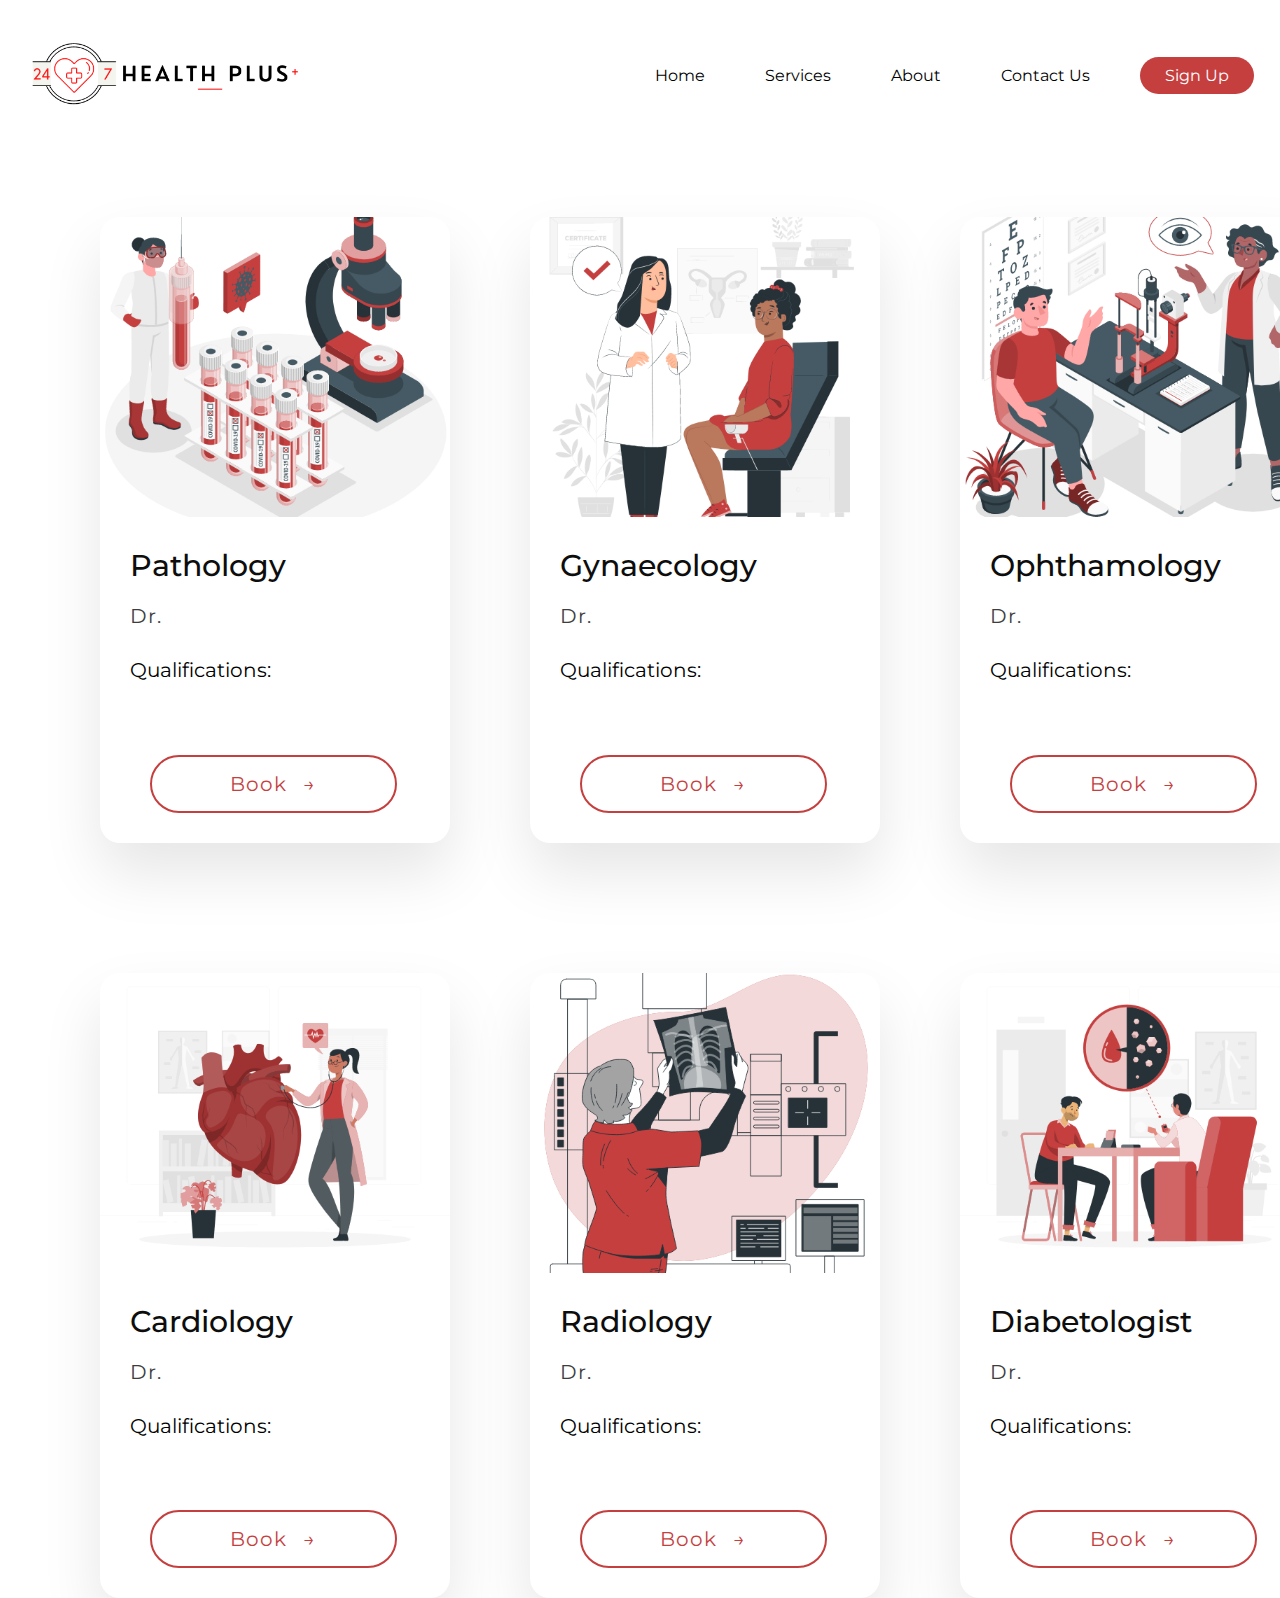
<file: book.html>
<!DOCTYPE html>
<html lang="en">
<head>
    <meta charset="UTF-8">
    <meta http-equiv="X-UA-Compatible" content="IE=edge">
    <meta name="viewport" content="width=device-width, initial-scale=1.0">
    <title>Document</title>
    <link rel="stylesheet" href="book.css">
    <link rel="stylesheet" href="https://unpkg.com/aos@next/dist/aos.css" />
    <link rel="stylesheet" href="index.html">
</head>
<body>
    <header>
        <img class="logo" src="HEALTHPLUS⁺.png" height="75">
        <nav>
            <ul>
                <li><a href="index.html">Home</a></li>
                <li><a href="#">Services</a>
                    <ul>
                        <li><a href="#">Covid Test</a></li>
                        <li><a href="#">Appointment</a></li>
                    </ul>
                </li>
                <li><a href="#">About</a></li>
                <li><a href="#">Contact Us</a></li>
            </ul>
        </nav>
        <a class="cta" href="#"><button>Sign Up</button></a>
    </header>
<!-- Card -->


  <div class="grid">
    <div class="grid-item">
      <div class="card">
        <img class="card-img" src="Pathology.gif" />
        <div class="card-content">
          <h1 class="card-header">Pathology</h1>
          <p class="card-text">
             Dr.
            <p style="font-size: 20px" >
              Qualifications:
            </p>
          </p>
          <button class="card-btn">Book <span>&rarr;</span></button>
        </div>
      </div>
    </div>

    <div class="grid-item">
      <div class="card">
        <img class="card-img" src="Gynecology consultation.gif" />
        <div class="card-content">
          <h1 class="card-header">Gynaecology</h1>
          <p class="card-text">
             Dr.
            <p style="font-size: 20px" >
              Qualifications:
            </p>
          </p>
          <button class="card-btn">Book <span>&rarr;</span></button>
        </div>
      </div>
    </div>
    <div class="grid-item">
      <div class="card">
        <img class="card-img" src="Ophthalmologist.gif"/>
        <div class="card-content">
          <h1 class="card-header">Ophthamology</h1>
          <p class="card-text">
             Dr.
            <p style="font-size: 20px" >
              Qualifications:
            </p>
          </p>
          <button class="card-btn">Book <span>&rarr;</span></button>
        </div>
      </div>
    </div>
    <div class="grid-item">
      <div class="card">
        <img class="card-img" src="Cardiologist.gif" />
        <div class="card-content">
          <h1 class="card-header">Cardiology</h1>
          <p class="card-text">
             Dr.
            <p style="font-size: 20px" >
              Qualifications:
            </p>
          </p>
          <button class="card-btn">Book <span>&rarr;</span></button>
        </div>
      </div>
    </div>
    <div class="grid-item">
      <div class="card">
        <img class="card-img" src="Radiography.gif">
        <div class="card-content">
          <h1 class="card-header">Radiology</h1>
            <p class="card-text">
               Dr.
              <p style="font-size: 20px" >
                Qualifications:
              </p>
            </p>
          <button class="card-btn">Book <span>&rarr;</span></button>
        </div>
      </div>
    </div>
    <div class="grid-item">
      <div class="card">
        <img class="card-img" src="Diabetologist.gif">
        <div class="card-content">
          <h1 class="card-header">Diabetologist</h1>
          <p class="card-text">
             Dr.
            <p style="font-size: 20px" >
              Qualifications:
            </p>
          </p>
          <button class="card-btn">Book <span>&rarr;</span></button>
        </div>
      </div>
    </div>
  </div>







  <script src="https://unpkg.com/aos@next/dist/aos.js"></script>
  <script>
    AOS.init({
      offset: 300,
      duration: 1000,
    });
  </script>
</body>
</html>
</file>
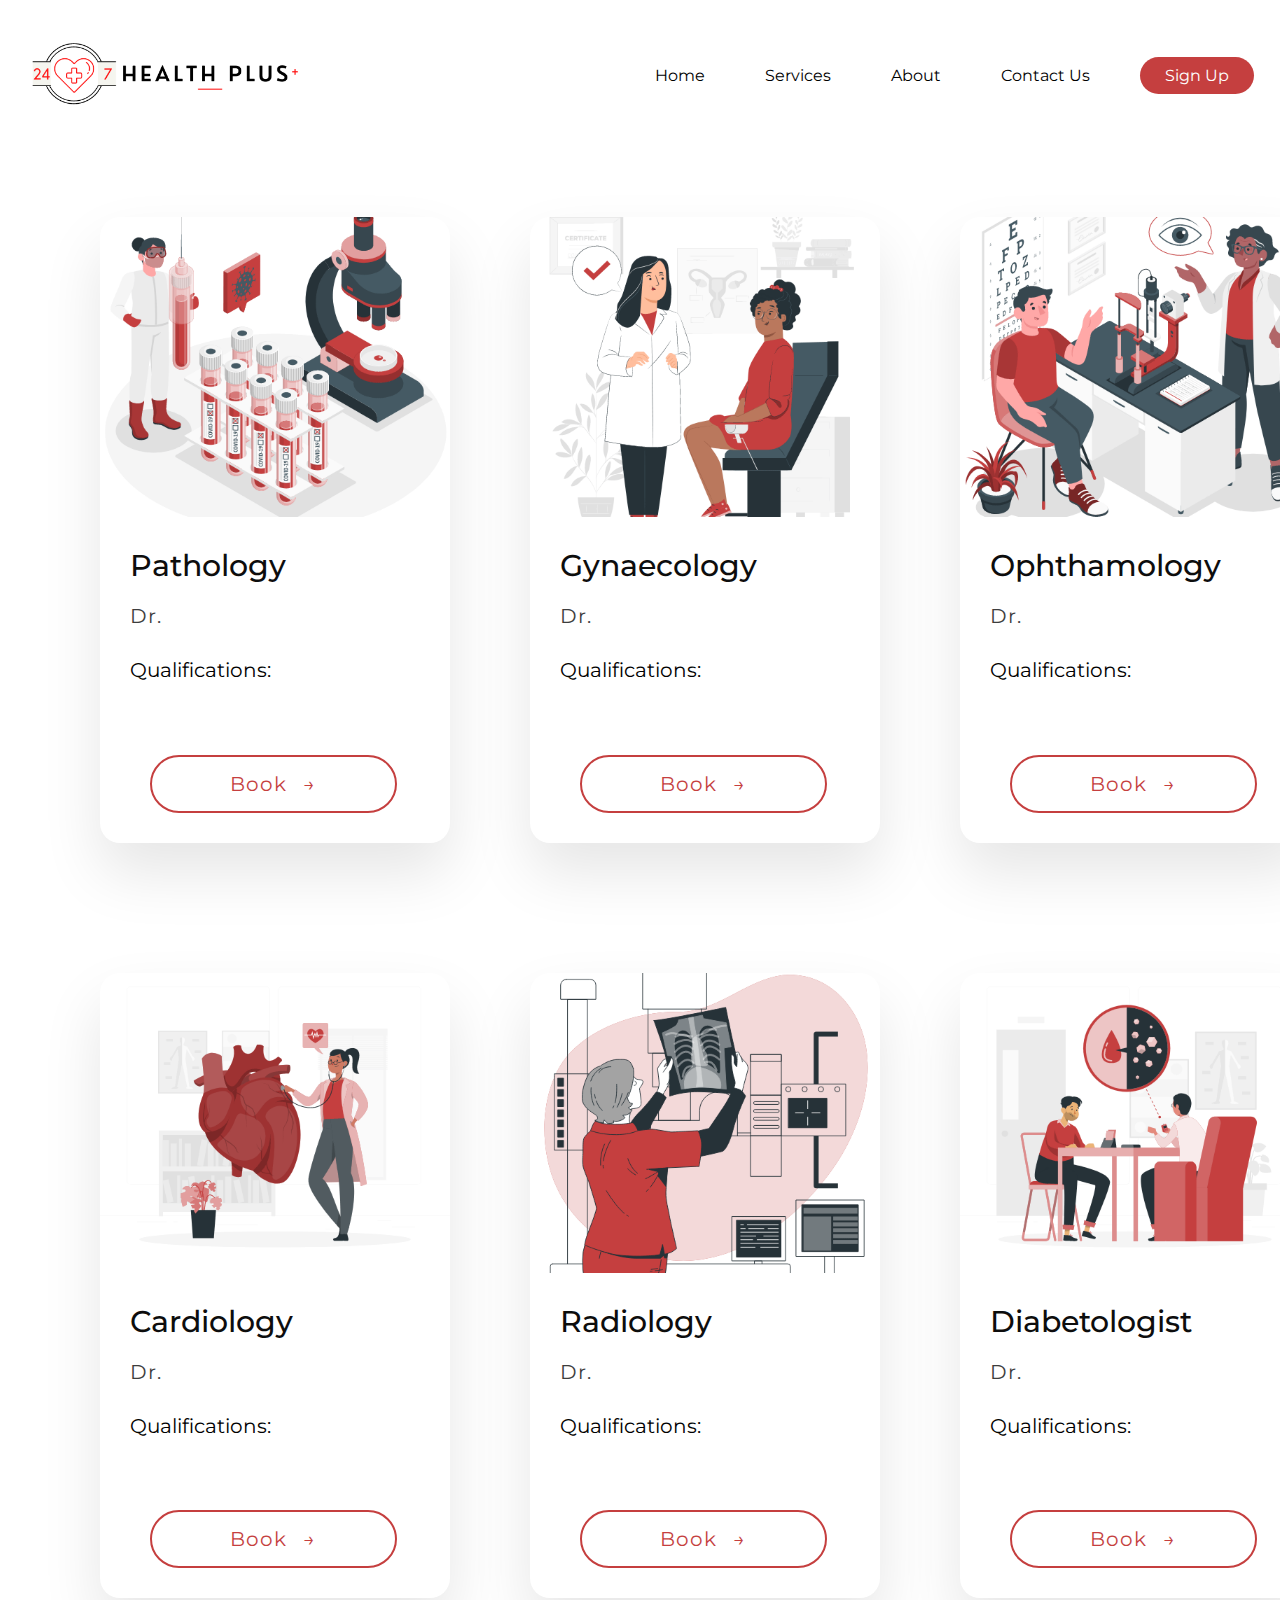
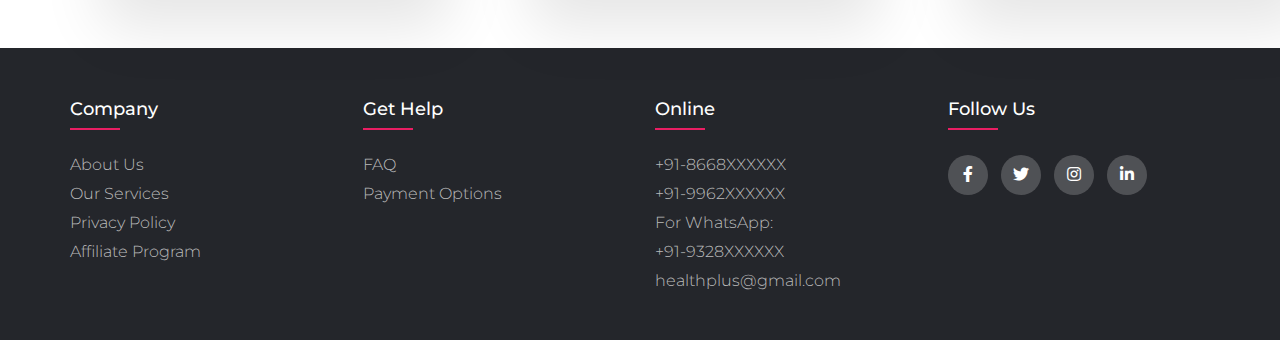
<file: BackupProject/book.html>
<!DOCTYPE html>
<html lang="en">
<head>
    <meta charset="UTF-8">
    <meta http-equiv="X-UA-Compatible" content="IE=edge">
    <meta name="viewport" content="width=device-width, initial-scale=1.0">
    <title>Document</title>
    <link rel="stylesheet" href="book.css">
    <link rel="stylesheet" href="https://unpkg.com/aos@next/dist/aos.css" />
    <link rel="stylesheet" href="index.html">
    <link rel="stylesheet" href="https://cdnjs.cloudflare.com/ajax/libs/font-awesome/5.14.0/css/all.min.css"/>
</head>
<body>
    <header>
        <img class="logo" src="HEALTHPLUS⁺.png" height="75">
        <nav>
            <ul>
                <li><a href="index.html">Home</a></li>
                <li><a href="#">Services</a>
                    <ul>
                        <li><a href="#">Covid Test</a></li>
                        <li><a href="#">Appointment</a></li>
                    </ul>
                </li>
                <li><a href="#">About</a></li>
                <li><a href="#">Contact Us</a></li>
            </ul>
        </nav>
        <a class="cta" href="#"><button>Sign Up</button></a>
    </header>
<!-- Card -->


  <div class="grid">
    <div class="grid-item">
      <div class="card">
        <img class="card-img" src="Pathology.gif" />
        <div class="card-content">
          <h1 class="card-header">Pathology</h1>
          <p class="card-text">
             Dr.
            <p style="font-size: 20px" >
              Qualifications:
            </p>
          </p>
          <button class="card-btn">Book <span>&rarr;</span></button>
        </div>
      </div>
    </div>

    <div class="grid-item">
      <div class="card">
        <img class="card-img" src="Gynecology consultation.gif" />
        <div class="card-content">
          <h1 class="card-header">Gynaecology</h1>
          <p class="card-text">
             Dr.
            <p style="font-size: 20px" >
              Qualifications:
            </p>
          </p>
          <button class="card-btn">Book <span>&rarr;</span></button>
        </div>
      </div>
    </div>
    <div class="grid-item">
      <div class="card">
        <img class="card-img" src="Ophthalmologist.gif"/>
        <div class="card-content">
          <h1 class="card-header">Ophthamology</h1>
          <p class="card-text">
             Dr.
            <p style="font-size: 20px" >
              Qualifications:
            </p>
          </p>
          <button class="card-btn">Book <span>&rarr;</span></button>
        </div>
      </div>
    </div>
    <div class="grid-item">
      <div class="card">
        <img class="card-img" src="Cardiologist.gif" />
        <div class="card-content">
          <h1 class="card-header">Cardiology</h1>
          <p class="card-text">
             Dr.
            <p style="font-size: 20px" >
              Qualifications:
            </p>
          </p>
          <button class="card-btn">Book <span>&rarr;</span></button>
        </div>
      </div>
    </div>
    <div class="grid-item">
      <div class="card">
        <img class="card-img" src="Radiography.gif">
        <div class="card-content">
          <h1 class="card-header">Radiology</h1>
            <p class="card-text">
               Dr.
              <p style="font-size: 20px" >
                Qualifications:
              </p>
            </p>
          <button class="card-btn">Book <span>&rarr;</span></button>
        </div>
      </div>
    </div>
    <div class="grid-item">
      <div class="card">
        <img class="card-img" src="Diabetologist.gif">
        <div class="card-content">
          <h1 class="card-header">Diabetologist</h1>
          <p class="card-text">
             Dr.
            <p style="font-size: 20px" >
              Qualifications:
            </p>
          </p>
          <button class="card-btn">Book <span>&rarr;</span></button>
        </div>
      </div>
    </div>
  </div>


  <!-- Footer Section  -->

  <footer class="footer">
  <div class="container">
  <div class="row">
    <div class="footer-col">
      <h4>Company</h4>
      <ul>
        <li><a href="#">About Us</a></li>
        <li><a href="#">Our Services</a></li>
        <li><a href="#">Privacy Policy</a></li>
        <li><a href="#">Affiliate Program</a></li>
      </ul>
    </div>
    <div class="footer-col">
      <h4>Get Help</h4>
      <ul>
        <li><a href="#">FAQ</a></li>
        <li><a href="#">Payment Options</a></li>
      </ul>
    </div>
    <div class="footer-col">
      <h4>Online</h4>
      <ul>
        <li><a href="#">+91-8668XXXXXX</a></li>
        <li><a href="#">+91-9962XXXXXX</a></li>
        <li><a href="#">For WhatsApp:</a></li>
        <li><a href="#">+91-9328XXXXXX</a></li>
        <li><a href="#">healthplus@gmail.com</a></li>
      </ul>
    </div>
    <div class="footer-col">
      <h4>Follow Us</h4>
      <div class="social-links">
        <a href="#"><i class="fab fa-facebook-f"></i></a>
        <a href="#"><i class="fab fa-twitter"></i></a>
        <a href="#"><i class="fab fa-instagram"></i></a>
        <a href="#"><i class="fab fa-linkedin-in"></i></a>
      </div>
    </div>
  </div>
  </div>
  </footer>





  <script src="https://unpkg.com/aos@next/dist/aos.js"></script>
  <script>
    AOS.init({
      offset: 300,
      duration: 1000,
    });
  </script>
</body>
</html>
</file>
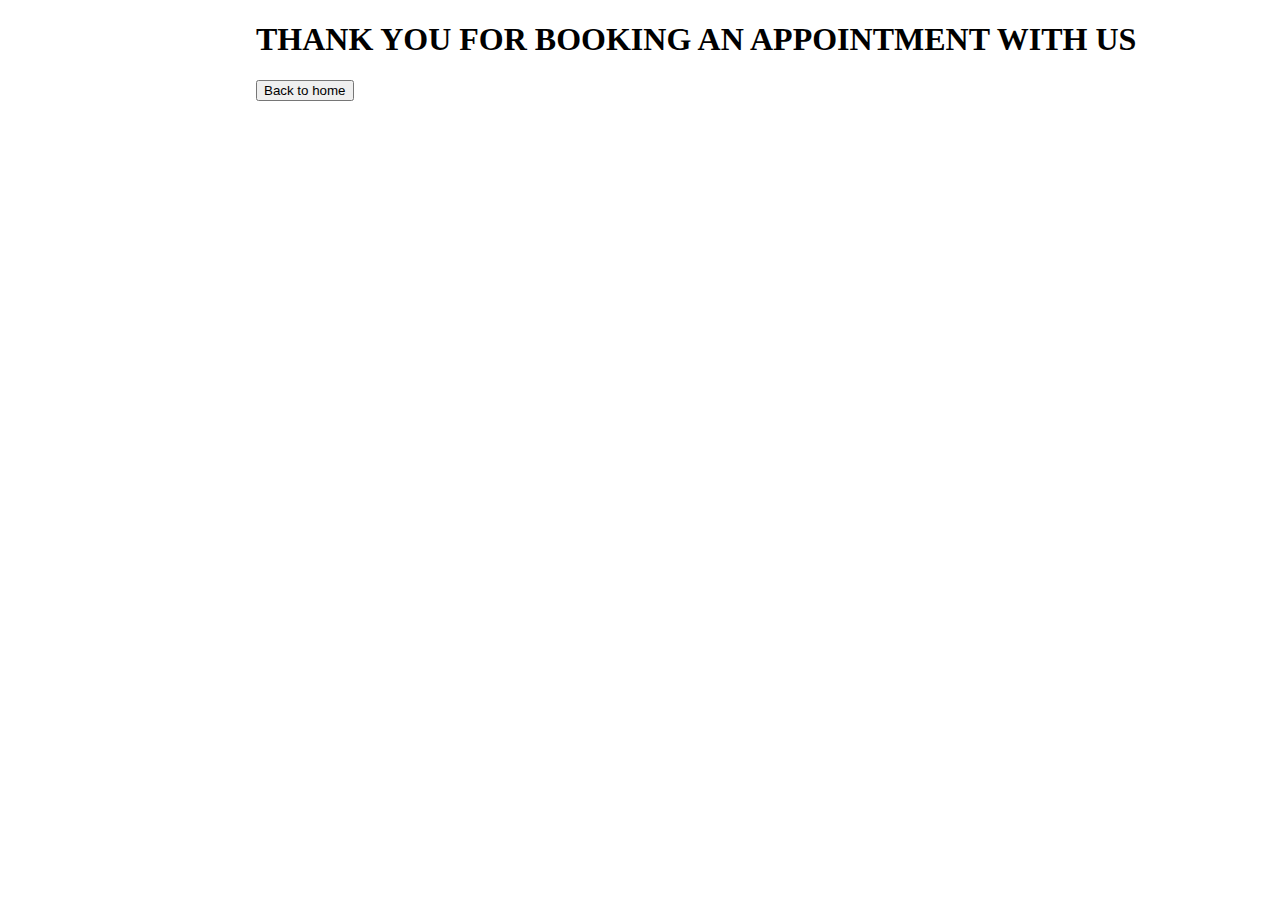
<file: BackupProject/flask/templates/user.html>
<!DOCTYPE html>
<html lang="en">
<head>
    <meta charset="UTF-8">
    <meta http-equiv="X-UA-Compatible" content="IE=edge">
    <meta name="viewport" content="width=device-width, initial-scale=1.0">
    <link rel="stylesheet" href="https://cdnjs.cloudflare.com/ajax/libs/font-awesome/5.14.0/css/all.min.css"/>
    <link rel="stylesheet" href="https://unpkg.com/aos@next/dist/aos.css" />


    <title>Document</title>
</head>
<body style="margin-left: 20%;">
  <h1>
    THANK YOU FOR BOOKING AN APPOINTMENT WITH US
  </h1>
  <form action="/index" method="POST">
    <button name="forwardBtn" type="submit">Back to home</button>
  </form>
</body>
</html>
</file>
<file: book.css>
@import url('https://fonts.googleapis.com/css2?family=Montserrat:wght@500&display=swap');

*{
    box-sizing: border-box;
    margin: 0;
    padding: 0;
}

html {
    box-sizing: border-box;
    font-size: 62.5%;
}

li, a , button{
    font-family: 'Montserrat', sans-serif;
    font-size: 16px;
    color: black;
    text-decoration: none;
}

header{
    display: flex;
    justify-content: flex-end;
    align-items: center;
    padding: 2px 2%;
}

.logo{
    cursor:pointer;
    margin-top: 2.5%;
    margin-right: auto;
}

nav{
  background-color: white;
  margin-top: 2.8%;

}

nav ul{
  float: left;
}

nav ul li{
  float: left;
  list-style: none;
  position: relative;
}

nav ul li a{
  display: block;
  padding: 30px;
}

nav ul li a:hover {
  color: red;
}

nav ul li ul {
  display: none;
  position: absolute;
  background-color: white;
  padding: 10px;
}

nav ul li:hover ul {
  display: block;

}

nav ul li ul li {
  width: 180px;
}

nav ul li ul li a {
  padding: 8px 14px;
}

nav ul li ul li a:hover {
  background-color: white;
}


button{
    margin-top: 25%;
    margin-left: 20px;
    padding: 9px 25px;
    background-color: #C53F3F;
    color: white;
    border: none;
    border-radius: 50px;
    cursor:pointer;
    transition: all 0.5s ease 0s;
}

button:hover{
    background-color: white;
    color: #C53F3F;
    box-shadow:0.05rem .025rem 0 rgba(12, 12, 12, 0.5);
}


.grid {
    display: grid;
    width: 20em;
    grid-gap: 13rem;
    grid-template-columns: repeat(3, minmax(30rem, 1fr));
    align-items: start;
    padding-top:100px;
    padding-left: 100px;
}

.grid-item {
    width: 35em;
    background-color: #fff;
    border-radius: 2rem;
    overflow: hidden;
    box-shadow: 0 3rem 6rem rgba(0, 0, 0, 0.1);
    cursor: pointer;
    transition: 0.2s;
}

.grid-item:hover {
    transform: translateY(-0.5%);
    box-shadow: 0 4rem 8rem rgba(0, 0, 0, 0.5);
}

.card-img {
    display: block;
    width: 100%;
    height: 30rem;
    object-fit: cover;
}

.card-content {
    padding: 3rem;
    font-family: 'Montserrat', sans-serif;
}

.card-header {
    font-size: 3rem;
    font-weight: 500;
    color: #0d0d0d;
    margin-bottom: 1.5rem;
}

.card-text {
    font-family: 'Montserrat', sans-serif;
    font-size: 2rem;
    letter-spacing: 0.1rem;
    line-height: 1.7;
    color: #3d3d3d;
    margin-bottom: 2.5rem;
}

.card-btn {
    display: block;
    width: 85%;
    padding: 1.5rem;
    font-size: 2rem;
    text-align: center;
    color: #C53F3F;
    background-color: white;
    border: 2.5px solid #C53F3F;
    border-color: #C53F3F
    transition: 0.2s;
    border-radius: 4rem
    cursor: pointer;
    letter-spacing: 0.1rem;
}

.card-btn span {
    margin-left: 1rem;
    transition: 0.2s;
}

.card-btn:hover,
.card-btn:active {
    background-color: #C53F3F;
    color: white;
    transform: translateY(-0.5%);
    box-shadow: 0 4rem 4rem rgba(0, 0, 0, 0.5);
}

.card-btn:hover span,
.card-btn:active span {
    margin-left: 1.5rem;
}


  @media only screen and (max-width: 60em) {
    body {
      padding: 3rem;
    }

    .grid {
      grid-gap: 3rem;
    }
  }
</file>
<file: BackupProject/book.css>
@import url('https://fonts.googleapis.com/css2?family=Montserrat:wght@500&display=swap');

*{
    box-sizing: border-box;
    margin: 0;
    padding: 0;
}

html {
    box-sizing: border-box;
    font-size: 62.5%;
}

li, a , button{
    font-family: 'Montserrat', sans-serif;
    font-size: 16px;
    color: black;
    text-decoration: none;
}

header{
    display: flex;
    justify-content: flex-end;
    align-items: center;
    padding: 2px 2%;
}

.logo{
    cursor:pointer;
    margin-top: 2.5%;
    margin-right: auto;
}



nav{
  background-color: white;
  margin-top: 2.8%;

}

nav ul{
  float: left;
}

nav ul li{
  float: left;
  list-style: none;
  position: relative;
}

nav ul li a{
  display: block;
  padding: 30px;
}

nav ul li a:hover {
  color: red;
}

nav ul li ul {
  display: none;
  position: absolute;
  background-color: white;
  padding: 10px;
}

nav ul li:hover ul {
  display: block;

}

nav ul li ul li {
  width: 180px;
}

nav ul li ul li a {
  padding: 8px 14px;
}

nav ul li ul li a:hover {
  background-color: white;
}


button{
    margin-top: 25%;
    margin-left: 20px;
    padding: 9px 25px;
    background-color: #C53F3F;
    color: white;
    border: none;
    border-radius: 50px;
    cursor:pointer;
    transition: all 0.5s ease 0s;
}

button:hover{
    background-color: white;
    color: #C53F3F;
    box-shadow:0.05rem .025rem 0 rgba(12, 12, 12, 0.5);
}


.grid {
    display: grid;
    width: 20em;
    grid-gap: 13rem;
    grid-template-columns: repeat(3, minmax(30rem, 1fr));
    align-items: start;
    padding-top:100px;
    padding-left: 100px;
}

.grid-item {
    width: 35em;
    background-color: #fff;
    border-radius: 2rem;
    overflow: hidden;
    box-shadow: 0 3rem 6rem rgba(0, 0, 0, 0.1);
    cursor: pointer;
    transition: 0.2s;
}

.grid-item:hover {
    transform: translateY(-0.5%);
    box-shadow: 0 4rem 8rem rgba(0, 0, 0, 0.5);
}

.card-img {
    display: block;
    width: 100%;
    height: 30rem;
    object-fit: cover;
}

.card-content {
    padding: 3rem;
    font-family: 'Montserrat', sans-serif;
}

.card-header {
    font-size: 3rem;
    font-weight: 500;
    color: #0d0d0d;
    margin-bottom: 1.5rem;
}

.card-text {
    font-family: 'Montserrat', sans-serif;
    font-size: 2rem;
    letter-spacing: 0.1rem;
    line-height: 1.7;
    color: #3d3d3d;
    margin-bottom: 2.5rem;
}

.card-btn {
    display: block;
    width: 85%;
    padding: 1.5rem;
    font-size: 2rem;
    text-align: center;
    color: #C53F3F;
    background-color: white;
    border: 2.5px solid #C53F3F;
    border-color: #C53F3F
    transition: 0.2s;
    border-radius: 4rem
    cursor: pointer;
    letter-spacing: 0.1rem;
}

.card-btn span {
    margin-left: 1rem;
    transition: 0.2s;
}

.card-btn:hover,
.card-btn:active {
    background-color: #C53F3F;
    color: white;
    transform: translateY(-0.5%);
    box-shadow: 0 4rem 4rem rgba(0, 0, 0, 0.5);
}

.card-btn:hover span,
.card-btn:active span {
    margin-left: 1.5rem;
}



  @media only screen and (max-width: 60em) {
    body {
      padding: 3rem;
    }

    .grid {
      grid-gap: 3rem;
    }
  }

  /* Footer Section */

  .container{
  	max-width: 1170px;
  	margin:auto;
  }
  .row{
  	display: flex;
  	flex-wrap: wrap;
  }
  .footer .container .row .footer-col ul{
  	list-style: none;
  }
  .footer{
  	  background-color: #24262b;
      font-family: "Montserrat", sans-serif;
      margin-top: 50px;
      padding: 50px 0;
  }
  .footer-col{
     width: 25%;
     padding: 0 15px;
   }
   .footer-col h4{
   	font-size: 18px;
   	color: #ffffff;
   	margin-bottom: 35px;
   	font-weight: 500;
   	position: relative;
   }
   .footer-col h4::before{
   	content: '';
   	position: absolute;
   	left:0;
   	bottom: -10px;
   	background-color: #e91e63;
   	height: 2px;
   	box-sizing: border-box;
   	width: 50px;
   }
  .footer-col ul li:not(:last-child){
  	margin-bottom: 10px;
  }
  .footer-col ul li a{
  	font-size: 16px;
  	color: #ffffff;
  	text-decoration: none;
  	font-weight: 300;
  	color: #bbbbbb;
  	display: block;
  	transition: all 0.3s ease;
  }
  .footer-col ul li a:hover{
  	color: #ffffff;
  	padding-left: 8px;
  }
  .footer-col .social-links a{
  	display: inline-block;
  	height: 40px;
  	width: 40px;
  	background-color: rgba(255,255,255,0.2);
  	margin:0 10px 10px 0;
  	text-align: center;
  	line-height: 40px;
  	border-radius: 50%;
  	color: #ffffff;
  	transition: all 0.5s ease;
  }
  .footer-col .social-links a:hover{
  	color: #24262b;
  	background-color: #ffffff;
  }

  /*responsive*/
  @media(max-width: 767px){
    .footer-col{
      width: 50%;
      margin-bottom: 30px;
  }
  }
  @media(max-width: 574px){
    .footer-col{
      width: 100%;
  }
  }
</file>
